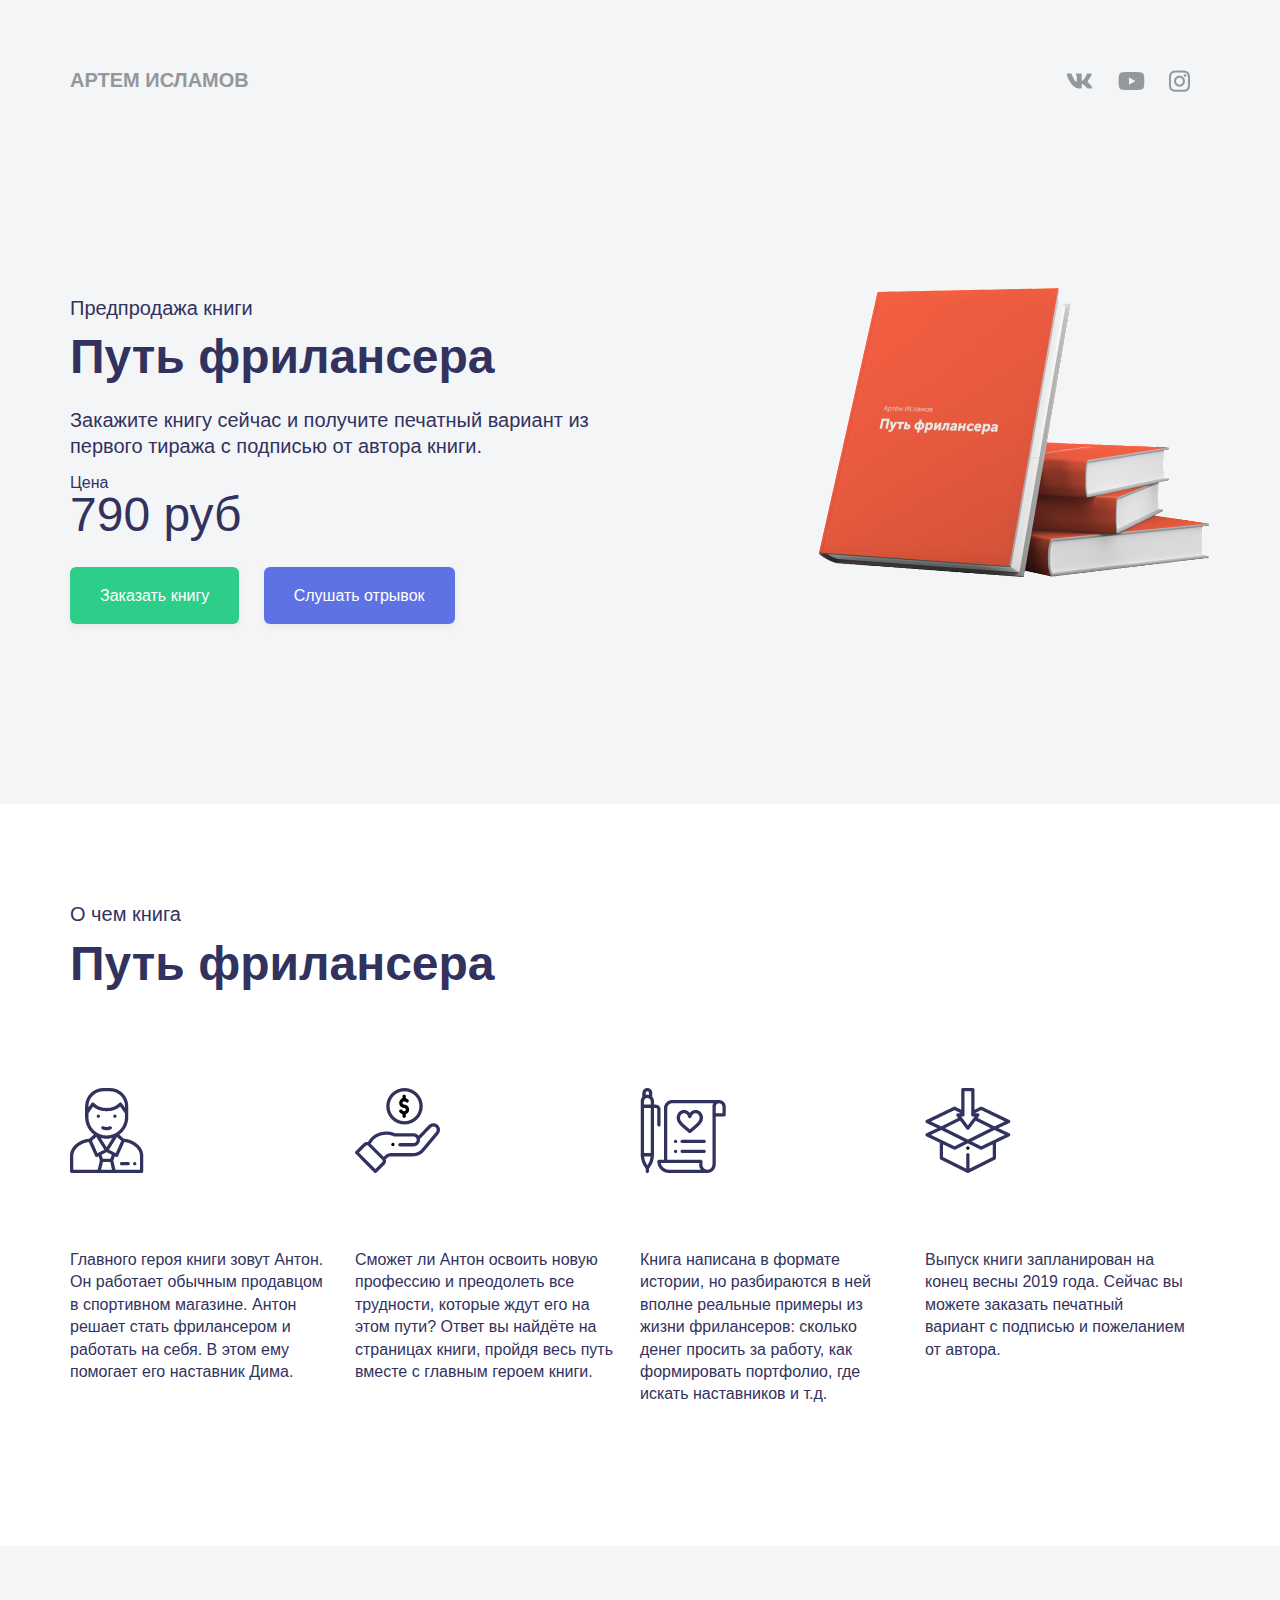
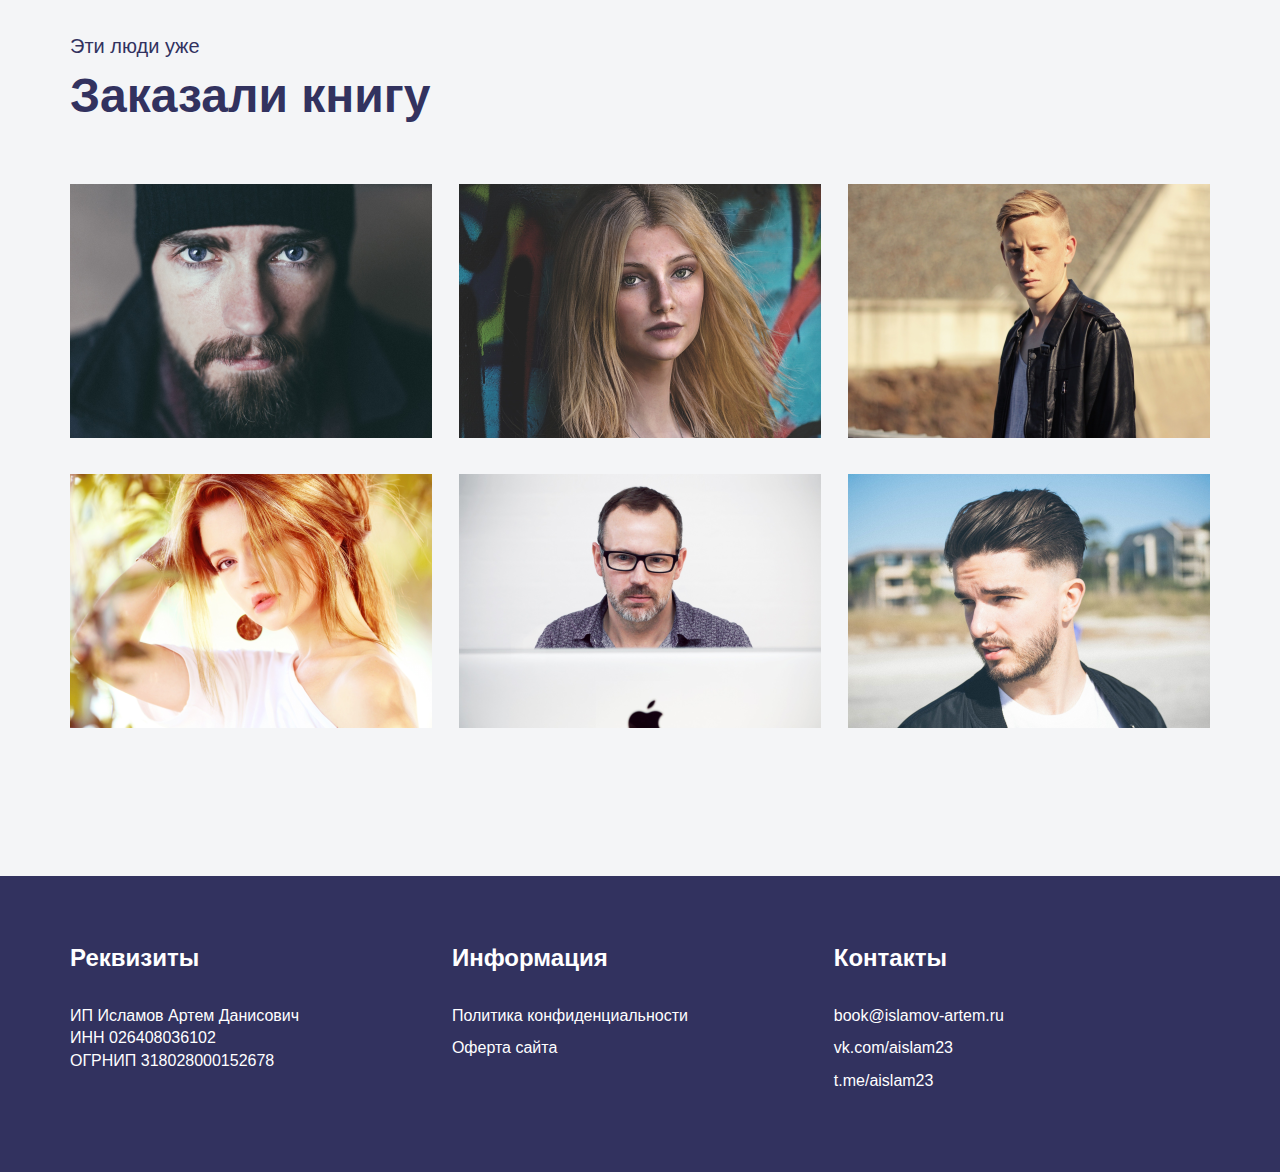
<file: lesson8/index.html>
<!DOCTYPE html>
<html lang="en">
<head>
    <meta charset="UTF-8">
    <meta name="viewport" content="width=device-width,initial-scale=1.0">
    <meta htpp-equiv="X=UA-Compatible" content="ie=edge">
    <link rel="stylesheet" href="css/reset.css">
    <link rel="stylesheet" href="css/style.css">
    <title>Предпродажа книги</title>
</head>
<body>
<!-- Главный блок  -->
    <header class="hero">
        <div class="container">
            <div class="navbar">
                <span class="brand">Артем Исламов</span>
                <div class="social">
                    <a href="#">
                        <img src="img/vk.png" alt="">
                    </a>
                    <a href="#">
                        <img src="img/youtube.png" alt="">
                    </a>
                    <a href="#">
                        <img src="img/instagram.png" alt="">
                    </a>
                </div>
            </div>
            <div class="main">
            <div class="main-text">
                <span class="subtitle">
                    Предпродажа книги
                </span>
                <strong class="title">
                    Путь фрилансера
                </strong>
                <p class="description">
                    Закажите книгу сейчас и получите печатный вариант из первого тиража с подписью от автора книги.
                </p>
                <span class="prise0tag">Цена</span>
                <strong class="prise">790 руб</strong>
                <div class="buttons">
                    <a href="#" class="btn btn-success">Заказать книгу</a>
                    <a href="#" class="btn btn-primary">Слушать отрывок</a>
                </div>
            </div>
            <!-- /.main-text -->
            <div class="main-image">
                <img src="img/book.png" alt="Фото">
            </div>
            <!-- /.main-image -->
            </div>
        </div>
    </header>
    <section class="about section">
        <div class="container">
         <h2 class="section-heading">
             <span class="section-subtitle">
                 О чем книга
             </span>
             <strong class="section-title">
                 Путь фрилансера
             </strong>
         </h2>
         <div class="wrap">
             <div class="block">
                 <img src="img/logo-men.png" alt="">
                 <p class="block-text">Главного героя книги зовут Антон. Он работает обычным продавцом в спортивном магазине. Антон решает стать фрилансером и работать на себя. В этом ему помогает его наставник Дима.</p>
             </div>
             <div class="block">
                 <img src="img/logo-many.png" alt="">
                 <p class="block-text">Сможет ли Антон освоить новую профессию и преодолеть все трудности, которые ждут его на этом пути? Ответ вы найдёте на страницах книги, пройдя весь путь вместе с главным героем книги.</p>
             </div>
             <div class="block">
                 <img src="img/logo-list.png" alt="">
                 <p class="block-text">Книга написана в формате истории, но разбираются в ней вполне реальные примеры из жизни фрилансеров: сколько денег просить за работу, как формировать портфолио, где искать наставников и т.д.</p>
             </div>
             <div class="block">
                 <img src="img/logo-box.png" alt="">
                 <p class="block-text">Выпуск книги запланирован на конец весны 2019 года. Сейчас вы можете заказать печатный вариант с подписью и пожеланием от автора.</p>
             </div>
         </div>
         <!-- /.wrap -->
        </div>
    </section>
    <section class="people-section">
        <div class="container">
            <h2 class="section-heading">
             <span class="section-subtitle">
                 Эти люди уже
             </span>
             <strong class="section-title">
                 Заказали книгу
             </strong>
         </h2>
         <div class="wrap-img">
             <img src="img/img1.png" alt="">
             <img src="img/img2.png" alt="">
             <img src="img/img3.png" alt="">
             <img src="img/img4.png" alt="">
             <img src="img/img5.png" alt="">
             <img src="img/img6.png" alt="">
         </div>
        </div>
    </section>
    <footer class="footer">
        <div class="container">
           <div class="footer-wrap">
                <div class="footer-block">
                <h4 class="footer-title">Реквизиты</h4>
                <p>ИП Исламов Артем Данисович <br>
ИНН 026408036102 <br>
ОГРНИП 318028000152678</p>
            </div>
            <div class="footer-block">
                <h4 class="footer-title">Информация</h4>
                <p>
                    <a href="#">Политика конфиденциальности </a>
                    <a href="#">Оферта сайта</a>
                </p>
            </div>
            <div class="footer-block">
                <h4 class="footer-title">Контакты</h4>
                <p>
                    <a href="#">book@islamov-artem.ru</a>
                    <a href="#">vk.com/aislam23</a>
                    <a href="#">t.me/aislam23</a>
                </p>
            </div>
           </div>
        </div>
    </footer>
</body>
</html>
</file>
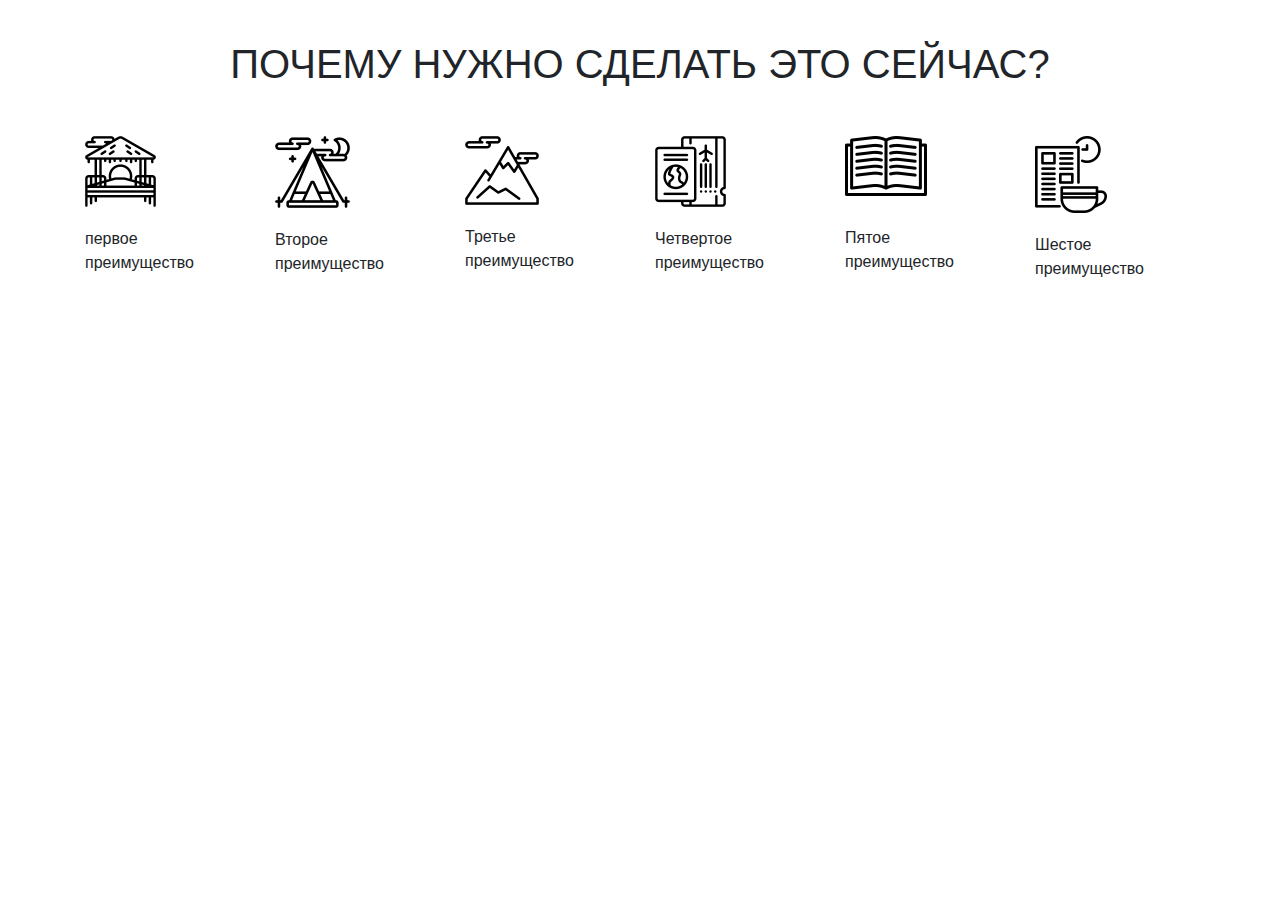
<file: lesson9/index.html>
<!doctype html>
<html lang="en">
  <head>
    <!-- Required meta tags -->
    <meta charset="utf-8">
    <meta name="viewport" content="width=device-width, initial-scale=1, shrink-to-fit=no">

    <!-- Bootstrap CSS -->
    <link rel="stylesheet" href="https://stackpath.bootstrapcdn.com/bootstrap/4.3.1/css/bootstrap.min.css" integrity="sha384-ggOyR0iXCbMQv3Xipma34MD+dH/1fQ784/j6cY/iJTQUOhcWr7x9JvoRxT2MZw1T" crossorigin="anonymous">
    <link rel="stylesheet" href="css/style.css">

    <title>Hello, world!</title>
  </head>
  <body>
   <h1>ПОЧЕМУ НУЖНО СДЕЛАТЬ ЭТО СЕЙЧАС?</h1>
    <div class="container">
  <div class="row">
    <div class="col-sm">
     <div><img src="img/001-summer.png" alt=""></div>
     <span>первое преимущество</span>
    </div>
    <div class="col-sm-6 col-md-4 col-xl-2">
     <div><img src="img/002-camping.png" alt=""></div>
     <span>Второе преимущество</span>
    </div>
    <div class="col-sm-6 col-md-4 col-xl-2">
     <div><img src="img/003-mountains.png" alt=""></div>
      <span>Третье преимущество</span>
    </div>
    <div class="col-sm-6 col-md-4 col-xl-2">
     <div><img src="img/004-boarding-pass.png" alt=""></div>
      <span>Четвертое преимущество</span>
    </div>
    <div class="col-sm-6 col-md-4 col-xl-2">
     <div><img src="img/Forma%201.png" alt="" class="item"></div>
      <span>Пятое <br> преимущество</span>
    </div>
    <div class="col-sm-6 col-md-4 col-xl-2">
     <div><img src="img/6.png" alt=""></div>
      <span>Шестое преимущество</span>
    </div>
  </div>
</div>

   
  </body>
</html>
</file>
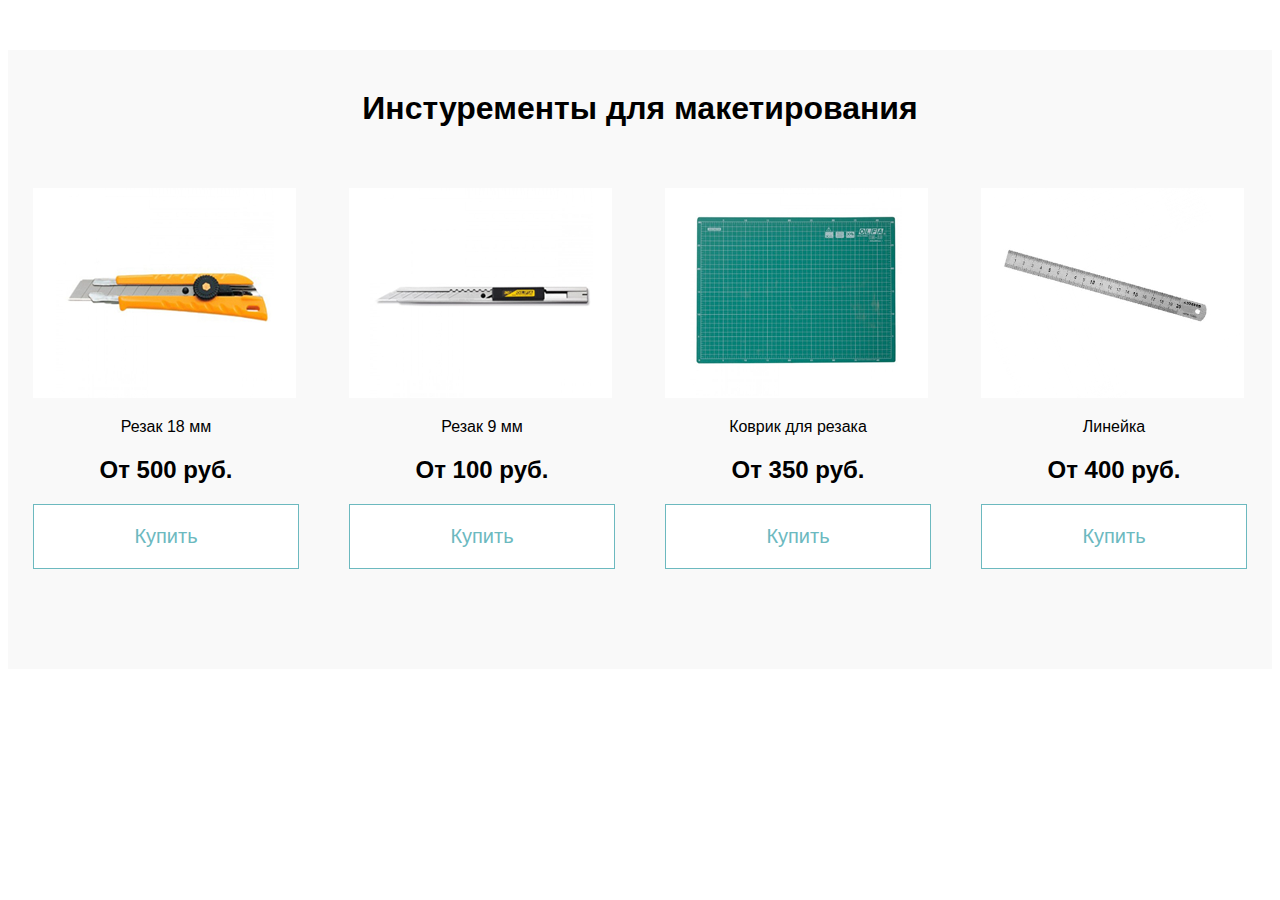
<file: 7 урок/урок 7/index.html>
<!DOCTYPE html>
<html lang="en">

<head>
    <link rel="stylesheet" href="css/style.css">
    <meta charset="UTF-8">
    <title>Document</title>
</head>

<body>
    <div>
        <div class="main">
            <h1>Инстуременты для макетирования</h1>
            <div class="container">
                <div class="item">
                    <img src="img/%D0%A1%D0%BB%D0%BE%D0%B9%206.png" alt="picture">
                    <p>Резак 18 мм</p>
                    <h2>От 500 руб.</h2>
                    <button type="submit">Купить</button>
                </div>
                <div class="item">
                    <img src="img/%D0%A1%D0%BB%D0%BE%D0%B9%207.png" alt="picture">
                    <p>Резак 9 мм</p>
                    <h2>От 100 руб.</h2>
                    <button type="submit">Купить</button>
                </div>
                <div class="item">
                    <img src="img/%D0%A1%D0%BB%D0%BE%D0%B9%208.png" alt="picture">
                    <p>Коврик для резака</p>
                    <h2>От 350 руб.</h2>
                    <button type="submit">Купить</button>
                </div>
                <div class="item">
                    <img src="img/%D0%A1%D0%BB%D0%BE%D0%B9%209.png" alt="picture">
                    <p>Линейка</p>
                    <h2>От 400 руб.</h2>
                    <button type="submit">Купить</button>
                </div>
            </div>
        </div>
    </div>

</body>

</html>
</file>
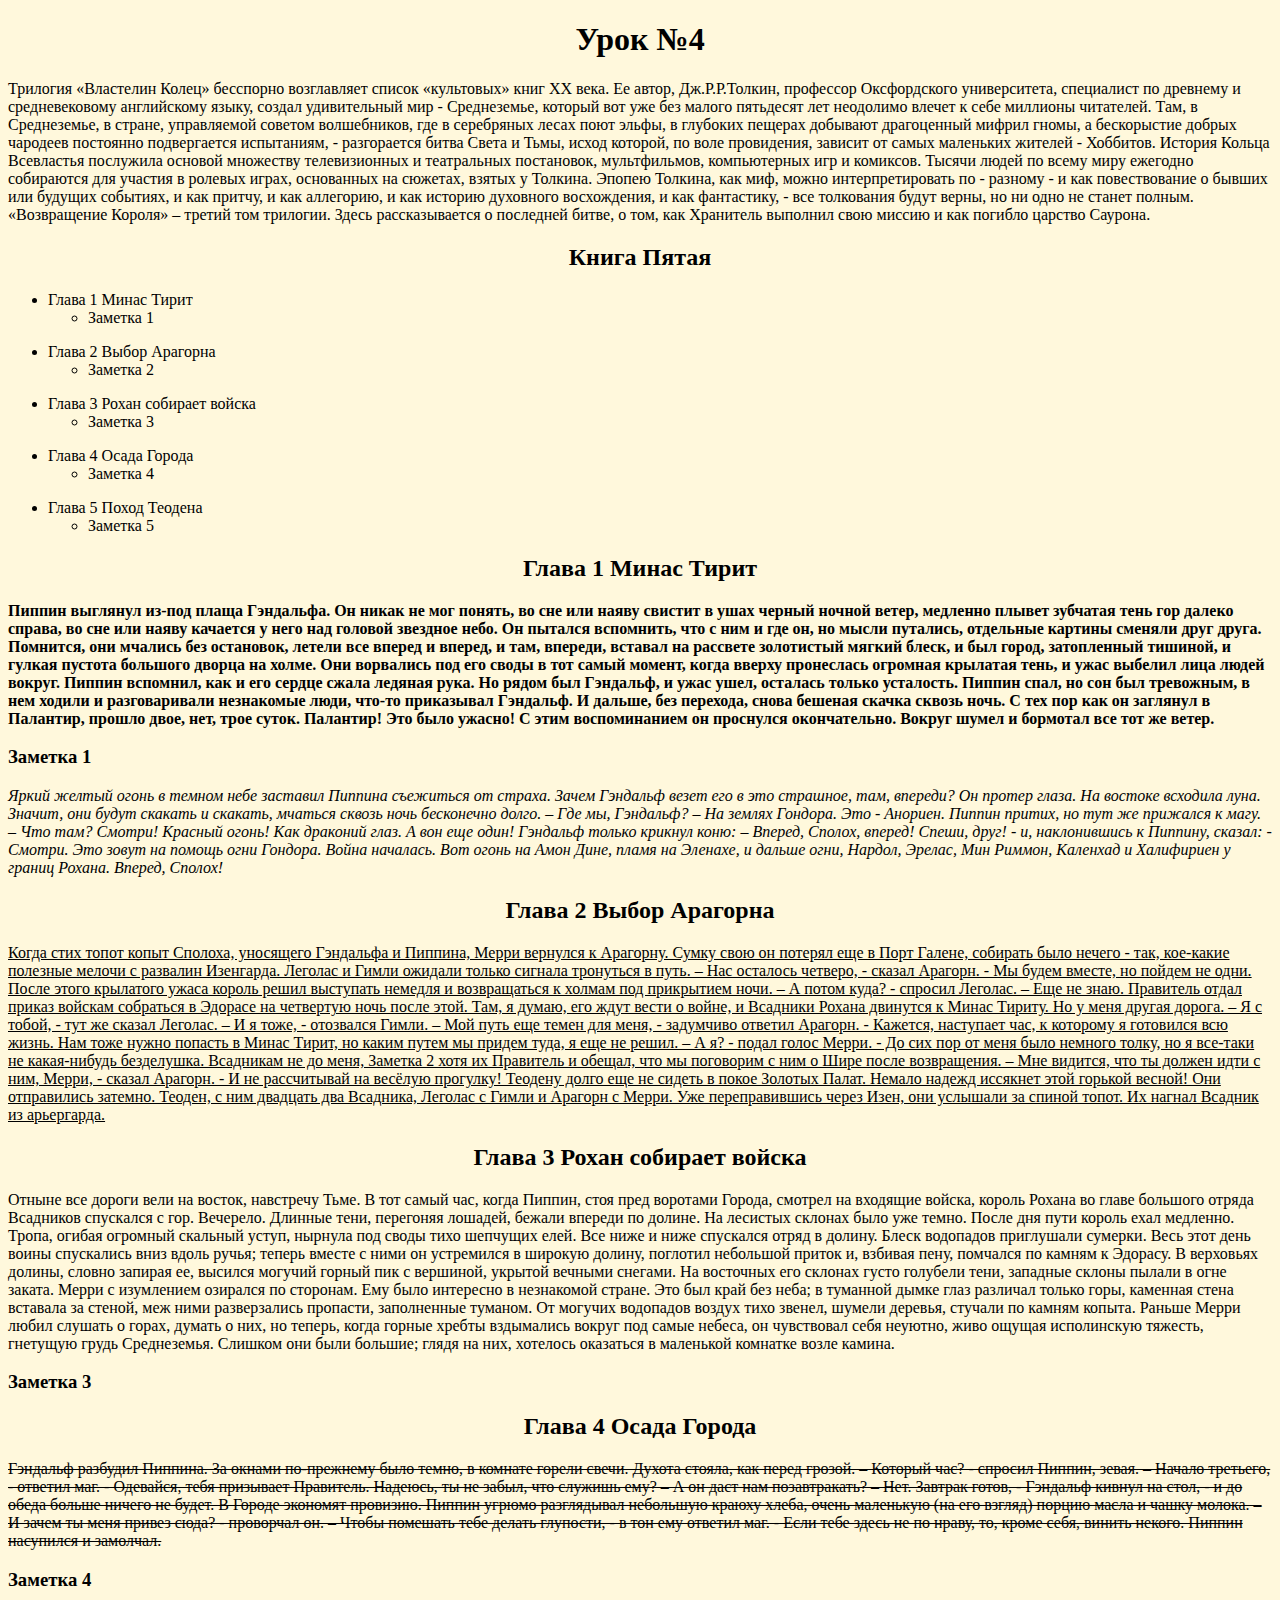
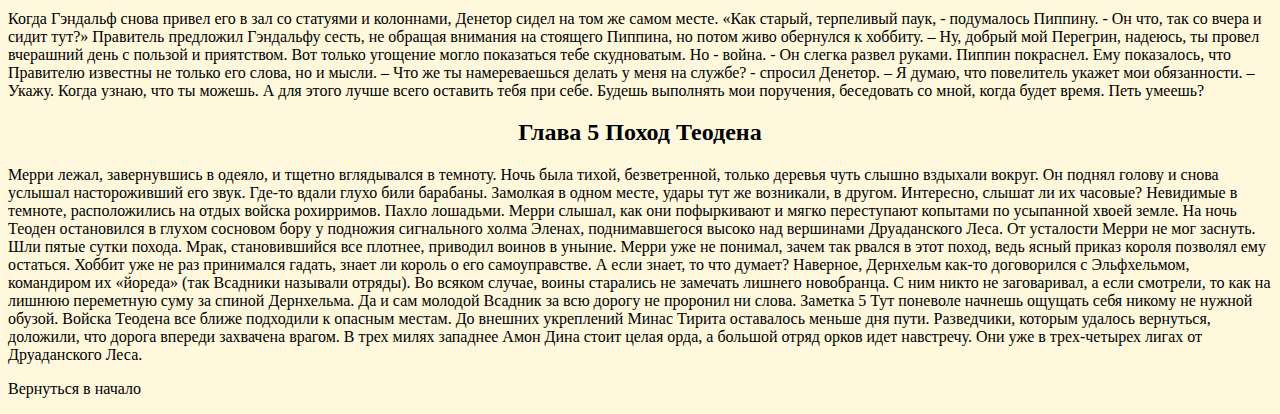
<file: lesson3/src/index.html>
<!DOCTYPE html>
<html lang="en">

<head>
    <link rel="stylesheet" href="css/style.css">
    <meta charset="UTF-8">
    <title>Document</title>
</head>

<body>
    <h1>Урок №4</h1>
    <p>Трилогия «Властелин Колец» бесспорно возглавляет список «культовых» книг XX века. Ее автор, Дж.Р.Р.Толкин, профессор Оксфордского университета, специалист по древнему и средневековому английскому языку, создал удивительный мир - Среднеземье, который вот уже без малого пятьдесят лет неодолимо влечет к себе миллионы читателей. Там, в Среднеземье, в стране, управляемой советом волшебников, где в серебряных лесах поют эльфы, в глубоких пещерах добывают драгоценный мифрил гномы, а бескорыстие добрых чародеев постоянно подвергается испытаниям, - разгорается битва Света и Тьмы, исход которой, по воле провидения, зависит от самых маленьких жителей - Хоббитов. История Кольца Всевластья послужила основой множеству телевизионных и театральных постановок, мультфильмов, компьютерных игр и комиксов. Тысячи людей по всему миру ежегодно собираются для участия в ролевых играх, основанных на сюжетах, взятых у Толкина. Эпопею Толкина, как миф, можно интерпретировать по - разному - и как повествование о бывших или будущих событиях, и как притчу, и как аллегорию, и как историю духовного восхождения, и как фантастику, - все толкования будут верны, но ни одно не станет полным. «Возвращение Короля» – третий том трилогии. Здесь рассказывается о последней битве, о том, как Хранитель выполнил свою миссию и как погибло царство Саурона.
    </p>
    <h2>Книга Пятая</h2>
    <ul>
        <li>Глава 1 Минас Тирит </li>
        <ul>
            <li>Заметка 1</li>
        </ul>
    </ul>
    <ul>
        <li>Глава 2 Выбор Арагорна </li>
        <ul>
            <li>Заметка 2 </li>
        </ul>
    </ul>
    <ul>
        <li>Глава 3 Рохан собирает войска </li>
        <ul>
            <li>Заметка 3</li>
        </ul>
    </ul>
    <ul>
        <li>Глава 4 Осада Города </li>
        <ul>
            <li>Заметка 4</li>
        </ul>
    </ul>
    <ul>
        <li>Глава 5 Поход Теодена</li>
        <ul>
            <li>Заметка 5</li>
        </ul>
    </ul>
    <h2>Глава 1 Минас Тирит</h2>
    <p class="strong">Пиппин выглянул из-под плаща Гэндальфа. Он никак не мог понять, во сне или наяву свистит в ушах черный ночной ветер, медленно плывет зубчатая тень гор далеко справа, во сне или наяву качается у него над головой звездное небо. Он пытался вспомнить, что с ним и где он, но мысли путались, отдельные картины сменяли друг друга.
        Помнится, они мчались без остановок, летели все вперед и вперед, и там, впереди, вставал на рассвете золотистый мягкий блеск, и был город, затопленный тишиной, и гулкая пустота большого дворца на холме. Они ворвались под его своды в тот самый момент, когда вверху пронеслась огромная крылатая тень, и ужас выбелил лица людей вокруг. Пиппин вспомнил, как и его сердце сжала ледяная рука. Но рядом был Гэндальф, и ужас ушел, осталась только усталость. Пиппин спал, но сон был тревожным, в нем ходили и разговаривали незнакомые люди, что-то приказывал Гэндальф. И дальше, без перехода, снова бешеная скачка сквозь ночь. С тех пор как он заглянул в Палантир, прошло двое, нет, трое суток. Палантир! Это было ужасно! С этим воспоминанием он проснулся окончательно. Вокруг шумел и бормотал все тот же ветер.
    </p>
    <h3>Заметка 1</h3>
    <p class="italic">Яркий желтый огонь в темном небе заставил Пиппина съежиться от страха. Зачем Гэндальф везет его в это страшное, там, впереди? Он протер глаза. На востоке всходила луна. Значит, они будут скакать и скакать, мчаться сквозь ночь бесконечно долго.
        – Где мы, Гэндальф?
        – На землях Гондора. Это - Анориен.
        Пиппин притих, но тут же прижался к магу.
        – Что там? Смотри! Красный огонь! Как драконий глаз. А вон еще один!
        Гэндальф только крикнул коню:
        – Вперед, Сполох, вперед! Спеши, друг! - и, наклонившись к Пиппину, сказал: - Смотри. Это зовут на помощь огни Гондора. Война началась. Вот огонь на Амон Дине, пламя на Эленахе, и дальше огни, Нардол, Эрелас, Мин Риммон, Каленхад и Халифириен у границ Рохана. Вперед, Сполох!
    </p>
    <h2>Глава 2 Выбор Арагорна</h2>
    <p class="underline">Когда стих топот копыт Сполоха, уносящего Гэндальфа и Пиппина, Мерри вернулся к Арагорну. Сумку свою он потерял еще в Порт Галене, собирать было нечего - так, кое-какие полезные мелочи с развалин Изенгарда. Леголас и Гимли ожидали только сигнала тронуться в путь.
        – Нас осталось четверо, - сказал Арагорн. - Мы будем вместе, но пойдем не одни. После этого крылатого ужаса король решил выступать немедля и возвращаться к холмам под прикрытием ночи.
        – А потом куда? - спросил Леголас.
        – Еще не знаю. Правитель отдал приказ войскам собраться в Эдорасе на четвертую ночь после этой. Там, я думаю, его ждут вести о войне, и Всадники Рохана двинутся к Минас Тириту. Но у меня другая дорога.
        – Я с тобой, - тут же сказал Леголас.
        – И я тоже, - отозвался Гимли.
        – Мой путь еще темен для меня, - задумчиво ответил Арагорн. - Кажется, наступает час, к которому я готовился всю жизнь. Нам тоже нужно попасть в Минас Тирит, но каким путем мы придем туда, я еще не решил.
        – А я? - подал голос Мерри. - До сих пор от меня было немного толку, но я все-таки не какая-нибудь безделушка. Всадникам не до меня, Заметка 2 хотя их Правитель и обещал, что мы поговорим с ним о Шире после возвращения.
        – Мне видится, что ты должен идти с ним, Мерри, - сказал Арагорн. - И не рассчитывай на весёлую прогулку! Теодену долго еще не сидеть в покое Золотых Палат. Немало надежд иссякнет этой горькой весной!
        Они отправились затемно. Теоден, с ним двадцать два Всадника, Леголас с Гимли и Арагорн с Мерри. Уже переправившись через Изен, они услышали за спиной топот. Их нагнал Всадник из арьергарда.
    </p>
    <h2>Глава 3 Рохан собирает войска</h2>
    <p>Отныне все дороги вели на восток, навстречу Тьме. В тот самый час, когда Пиппин, стоя пред воротами Города, смотрел на входящие войска, король Рохана во главе большого отряда Всадников спускался с гор.
        Вечерело. Длинные тени, перегоняя лошадей, бежали впереди по долине. На лесистых склонах было уже темно. После дня пути король ехал медленно. Тропа, огибая огромный скальный уступ, нырнула под своды тихо шепчущих елей. Все ниже и ниже спускался отряд в долину. Блеск водопадов приглушали сумерки.
        Весь этот день воины спускались вниз вдоль ручья; теперь вместе с ними он устремился в широкую долину, поглотил небольшой приток и, взбивая пену, помчался по камням к Эдорасу. В верховьях долины, словно запирая ее, высился могучий горный пик с вершиной, укрытой вечными снегами. На восточных его склонах густо голубели тени, западные склоны пылали в огне заката.
        Мерри с изумлением озирался по сторонам. Ему было интересно в незнакомой стране. Это был край без неба; в туманной дымке глаз различал только горы, каменная стена вставала за стеной, меж ними разверзались пропасти, заполненные туманом. От могучих водопадов воздух тихо звенел, шумели деревья, стучали по камням копыта. Раньше Мерри любил слушать о горах, думать о них, но теперь, когда горные хребты вздымались вокруг под самые небеса, он чувствовал себя неуютно, живо ощущая исполинскую тяжесть, гнетущую грудь Среднеземья. Слишком они были большие; глядя на них, хотелось оказаться в маленькой комнатке возле камина.
    </p>
    <h3>Заметка 3</h3>
    <h2>Глава 4 Осада Города</h2>
    <strike>Гэндальф разбудил Пиппина. За окнами по-прежнему было темно, в комнате горели свечи. Духота стояла, как перед грозой.
        – Который час? - спросил Пиппин, зевая.
        – Начало третьего, - ответил маг. - Одевайся, тебя призывает Правитель. Надеюсь, ты не забыл, что служишь ему?
        – А он даст нам позавтракать?
        – Нет. Завтрак готов, - Гэндальф кивнул на стол, - и до обеда больше ничего не будет. В Городе экономят провизию.
        Пиппин угрюмо разглядывал небольшую краюху хлеба, очень маленькую (на его взгляд) порцию масла и чашку молока.
        – И зачем ты меня привез сюда? - проворчал он.
        – Чтобы помешать тебе делать глупости, - в тон ему ответил маг. - Если тебе здесь не по нраву, то, кроме себя, винить некого.
        Пиппин насупился и замолчал.
    </strike>
    <h3>Заметка 4</h3>
    <p>Когда Гэндальф снова привел его в зал со статуями и колоннами, Денетор сидел на том же самом месте. «Как старый, терпеливый паук, - подумалось Пиппину. - Он что, так со вчера и сидит тут?» Правитель предложил Гэндальфу сесть, не обращая внимания на стоящего Пиппина, но потом живо обернулся к хоббиту.
        – Ну, добрый мой Перегрин, надеюсь, ты провел вчерашний день с пользой и приятством. Вот только угощение могло показаться тебе скудноватым. Но - война. - Он слегка развел руками.
        Пиппин покраснел. Ему показалось, что Правителю известны не только его слова, но и мысли.
        – Что же ты намереваешься делать у меня на службе? - спросил Денетор.
        – Я думаю, что повелитель укажет мои обязанности.
        – Укажу. Когда узнаю, что ты можешь. А для этого лучше всего оставить тебя при себе. Будешь выполнять мои поручения, беседовать со мной, когда будет время. Петь умеешь?
    </p>
    <h2>Глава 5 Поход Теодена</h2>
    <p>Мерри лежал, завернувшись в одеяло, и тщетно вглядывался в темноту. Ночь была тихой, безветренной, только деревья чуть слышно вздыхали вокруг. Он поднял голову и снова услышал настороживший его звук. Где-то вдали глухо били барабаны. Замолкая в одном месте, удары тут же возникали, в другом. Интересно, слышат ли их часовые?
        Невидимые в темноте, расположились на отдых войска рохирримов. Пахло лошадьми. Мерри слышал, как они пофыркивают и мягко переступают копытами по усыпанной хвоей земле. На ночь Теоден остановился в глухом сосновом бору у подножия сигнального холма Эленах, поднимавшегося высоко над вершинами Друаданского Леса.
        От усталости Мерри не мог заснуть. Шли пятые сутки похода. Мрак, становившийся все плотнее, приводил воинов в уныние. Мерри уже не понимал, зачем так рвался в этот поход, ведь ясный приказ короля позволял ему остаться. Хоббит уже не раз принимался гадать, знает ли король о его самоуправстве. А если знает, то что думает? Наверное, Дернхельм как-то договорился с Эльфхельмом, командиром их «йореда» (так Всадники называли отряды). Во всяком случае, воины старались не замечать лишнего новобранца. С ним никто не заговаривал, а если смотрели, то как на лишнюю переметную суму за спиной Дернхельма. Да и сам молодой Всадник за всю дорогу не проронил ни слова. Заметка 5 Тут поневоле начнешь ощущать себя никому не нужной обузой.
        Войска Теодена все ближе подходили к опасным местам. До внешних укреплений Минас Тирита оставалось меньше дня пути. Разведчики, которым удалось вернуться, доложили, что дорога впереди захвачена врагом. В трех милях западнее Амон Дина стоит целая орда, а большой отряд орков идет навстречу. Они уже в трех-четырех лигах от Друаданского Леса.
    </p>
    <p>Вернуться в начало
    </p>
</body>

</html>
</file>
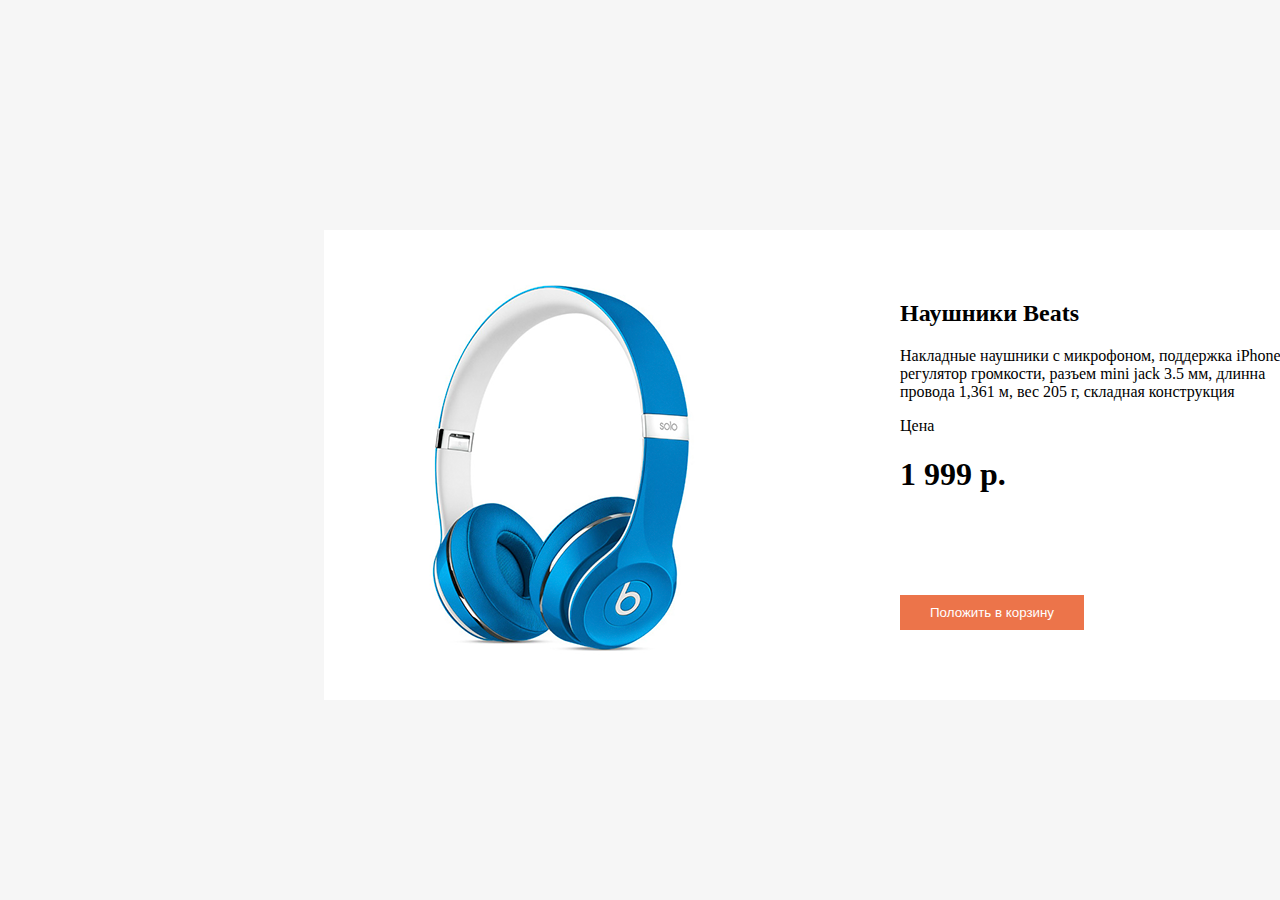
<file: lesson6/сайт/index.html>
<!DOCTYPE html>
<html lang="en">
<head>
   <link rel="stylesheet" href="css/style.css">
    <meta charset="UTF-8">
    <title>Document</title>
</head>
<body>
      <div class="container">
       <img src="img/%D0%A1%D0%BB%D0%BE%D0%B9%201.png" alt="logo">
   <div>
       <h2>Наушники Beats</h2>
       <p>
           Накладные наушники с микрофоном, поддержка iPhone, <br>
           регулятор громкости, разъем mini jack 3.5 мм, длинна <br>
           провода 1,361 м, вес 205 г, складная конструкция
       </p>
        <span> Цена</span>
        <h1>1 999 р.</h1>
   </div>
   
    <button>Положить в корзину</button>
     </div>
</body>
</html>
</file>
<file: lesson8/css/style.css>
{
    box-sizing: border-box;
}
body{
    font-family: sans-serif;
    color: #32325f;
}
.container{
max-width: 1140px;
    width: 96%;
    margin-left: auto;
    margin-right: auto;
}
.navbar{
    display: flex;
    justify-content: space-between;
    margin-bottom: 159px;
}
.brand{
color: #95989a;
font-size: 20px;
font-weight: 700;
text-transform: uppercase;
}
.hero{
    padding-top: 70px;
    padding-bottom: 190px;
    background-color: #f4f5f7;
}
.social a{
    text-decoration: none;
    margin-right: 20px;
}
.main{
    display: flex;
    justify-content: space-between;
    align-items: center;
}
.main-text{
    width: 50%;
    color: #32325f;
}
.subtitle{
    font-size: 20px;
    font-weight: 400;
    display: block;
    margin-bottom: 15px;
}
.title{
    font-size: 48px;
    font-weight: 700;
    display: block;
    margin-bottom: 26px;
}
.description{
    font-size: 20px;
    font-weight: 400;
    line-height: 26px;
    margin-bottom: 16px;
}
.prise-tag{
    font-size: 20px;
    font-weight: 400;
    margin-bottom: 20px;
    display: block;
}
.prise{
    display: block;
    margin-bottom: 49px;
    font-size: 48px;
    font-weight: 400;
}
.btn{
    text-decoration: none;
    box-shadow: 0 3px 6px rgba(173, 173, 173, 0.16);
    border-radius: 6px;
    padding: 20px 30px;
    color:white;
    background-color: grey;
}
.btn-success{
    background-color: #2dce89;
    margin-right: 20px;
}
.btn-primary{
    background-color: #5e72e4;
}
.section{
padding-top: 100px;
padding-bottom: 100px;
}
.section-subtitle{
    display: block;
    margin-bottom: 16px;
    font-size: 20px;
    font-weight: 400;
}
.section-title{
    display: block;
    font-size: 48px;
    font-weight: 700;
}
.wrap{
    display: flex;
    justify-content: space-between;
    flex-wrap: wrap;
    margin-top: 100px;
}
.block{
    width: 23%;
    margin-right: 2%; 
}
.block-text{
    font-size: 16px;
    font-weight: 400;
    margin: 40px 0;
    line-height: 1.4;
}
.footer{
    background-color: #32325f;
    color:white;
    padding-top: 70px;
    padding-bottom: 70px;
}
.footer-wrap{
    display: flex;
    justify-content: space-between; 
    flex-wrap: wrap;
}
.footer-block{
    width: 33%;
}
.footer-title{
    font-size: 24px;
    font-weight: 700;
    margin-bottom: 35px;
}
.footer a{
    display: block;
    color: white;
    margin-bottom: 10px;
    text-decoration: none;
}
.footer p {
    line-height: 1.4;
}
.people-section{
    padding-top: 90px;
    background-color:#f4f5f7;
    padding-bottom: 112px;
}
.wrap-img{
    padding-top: 64px;
    display: flex;
    justify-content: space-between;
    flex-wrap: wrap;
}
img{
    padding-bottom: 36px;
}
</file>
<file: lesson9/css/style.css>
h1{
    text-align: center;
    padding-top: 40px;
    padding-bottom: 40px;
}
img{
    padding-bottom: 20px;;
}
.item{
    padding-bottom: 30PX;
}
</file>
<file: 7 урок/урок 7/css/style.css>
body{
    font-family: sans-serif;
    
}
.main{
    background-color: #f9f9f9;
    margin-top: 50px;
}
h1{
    text-align: center;
    padding-top: 40px;
    padding-bottom: 40px;
}
.container{
    display: flex;
    flex-direction: row;
    justify-content: space-around;
    flex-wrap: wrap;
    padding-bottom: 100px;
}
h2{
    text-align: center;
}
p{
    text-align: center;
}
button{
    border: 1px solid #6cb9bf;
    padding: 20px 100px;
    color:#6cb9bf;
    background-color: white;
    font-size: 20px;
    
}
</file>
<file: lesson3/src/css/style.css>
h1 {
    text-align: center;
}

h2 {
    text-align: center;
}

body {
    background-color: cornsilk;

}

.strong {
    font-weight: bold;
}

.italic {
    font-style: italic;
}

.underline {
    text-decoration: underline;
}
</file>
<file: lesson6/сайт/css/style.css>
body{
    background-color: #f6f6f6;
    
}
img{
    float: left;
    padding-right: 150px;
}
.container{
    background-color: white;
    padding: 50px;
    height: 370px;
    width: 1000px;
    margin-left: 25%;
    margin-top: 230px;
}
button{
    margin-top: 80px;
    padding: 10px 30px;
    background-color: #ec744a;
    color: white;
    border: none;
}
h1{
    text-decoration: none;
}
</file>
